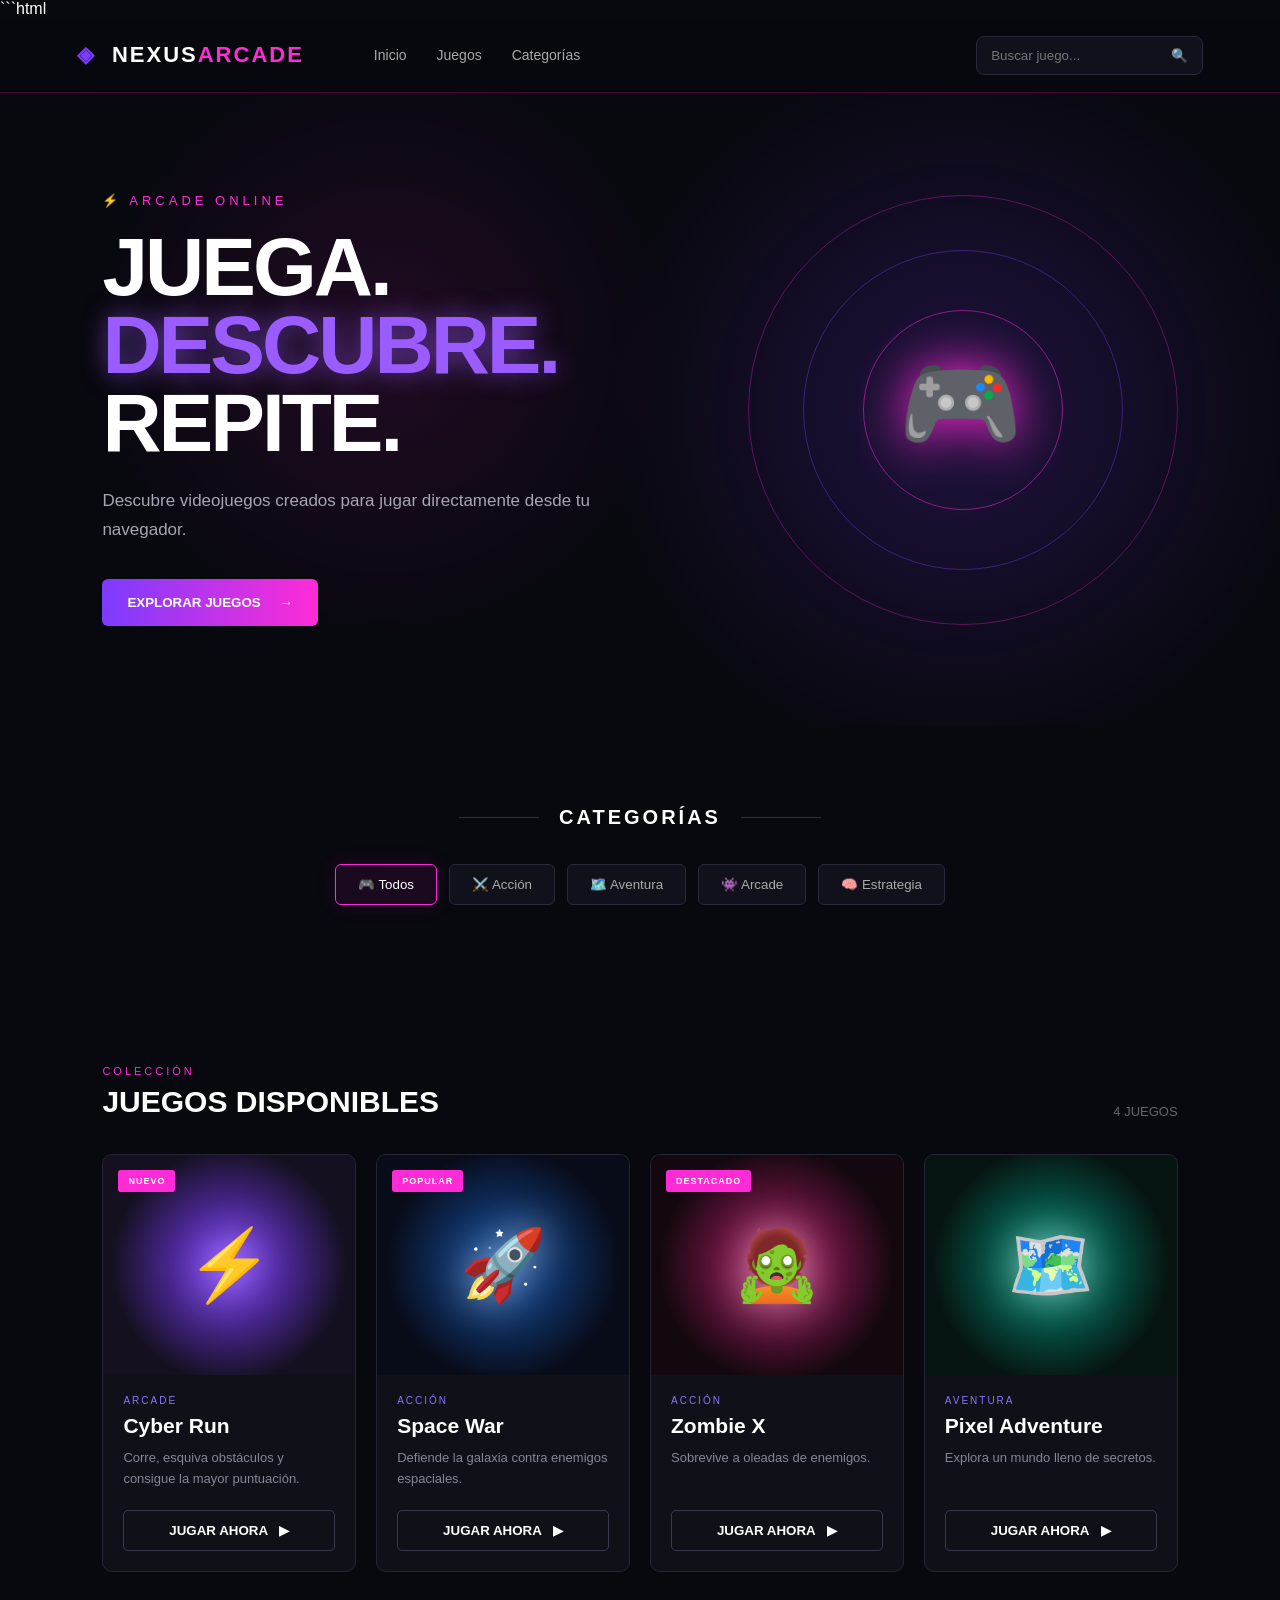
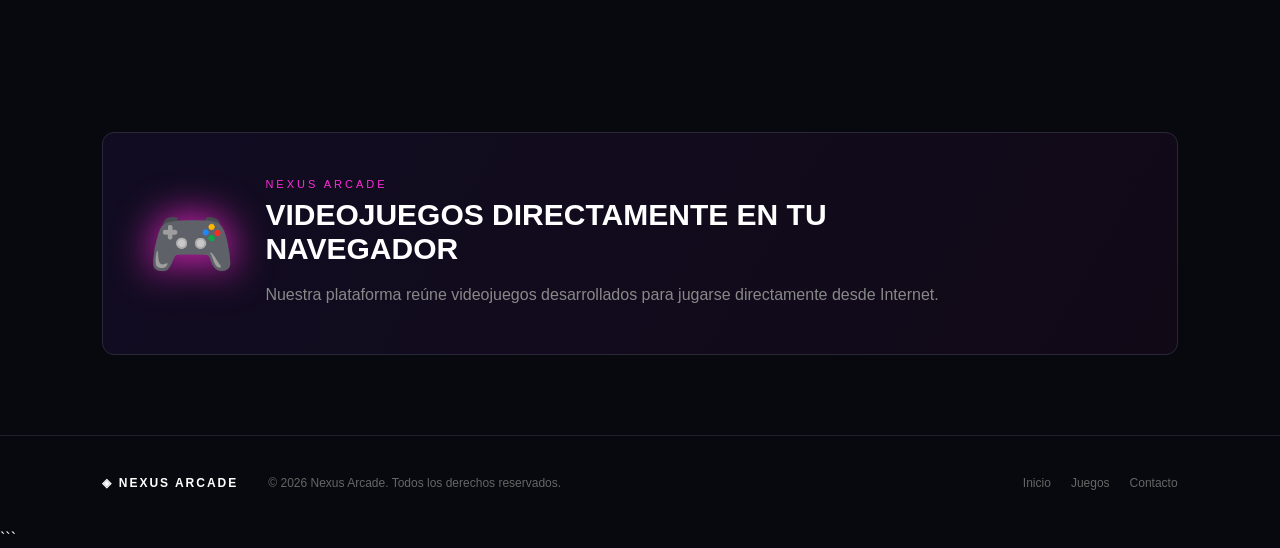
<file: index.html>
```html
<!DOCTYPE html>
<html lang="es">

<head>
    <meta charset="UTF-8">

    <meta name="viewport"
          content="width=device-width, initial-scale=1.0">

    <meta name="description"
          content="Portal de videojuegos online">

    <title>NEXUS ARCADE</title>

    <link rel="stylesheet" href="style.css">
</head>

<body>

    <!-- ==========================================
         BARRA DE NAVEGACIÓN
    =========================================== -->

    <header class="navbar">

        <div class="logo">
            <span class="logo-icon">◈</span>
            NEXUS<span>ARCADE</span>
        </div>

        <nav>
            <a href="#inicio">Inicio</a>
            <a href="#juegos">Juegos</a>
            <a href="#categorias">Categorías</a>
        </nav>

        <div class="search-container">

            <input
                type="text"
                id="searchInput"
                placeholder="Buscar juego..."
            >

            <button id="searchButton">
                🔍
            </button>

        </div>

    </header>


    <!-- ==========================================
         CONTENIDO PRINCIPAL
    =========================================== -->

    <main>

        <!-- HERO -->

        <section class="hero" id="inicio">

            <div class="hero-content">

                <p class="hero-small">
                    ⚡ ARCADE ONLINE
                </p>

                <h1>
                    JUEGA.
                    <span>DESCUBRE.</span>
                    REPITE.
                </h1>

                <p class="hero-description">
                    Descubre videojuegos creados para jugar
                    directamente desde tu navegador.
                </p>

                <button class="hero-button"
                        onclick="scrollToGames()">

                    EXPLORAR JUEGOS
                    <span>→</span>

                </button>

            </div>

            <div class="hero-decoration">

                <div class="circle circle-1"></div>
                <div class="circle circle-2"></div>
                <div class="circle circle-3"></div>

                <div class="controller">
                    🎮
                </div>

            </div>

        </section>


        <!-- ==========================================
             CATEGORÍAS
        =========================================== -->

        <section class="categories" id="categorias">

            <div class="section-title">

                <span class="line"></span>

                <h2>CATEGORÍAS</h2>

                <span class="line"></span>

            </div>

            <div class="category-container">

                <button class="category active"
                        data-category="todos">

                    🎮 Todos

                </button>

                <button class="category"
                        data-category="accion">

                    ⚔️ Acción

                </button>

                <button class="category"
                        data-category="aventura">

                    🗺️ Aventura

                </button>

                <button class="category"
                        data-category="arcade">

                    👾 Arcade

                </button>

                <button class="category"
                        data-category="estrategia">

                    🧠 Estrategia

                </button>

            </div>

        </section>


        <!-- ==========================================
             JUEGOS
        =========================================== -->

        <section class="games-section" id="juegos">

            <div class="section-heading">

                <div>

                    <p class="section-label">
                        COLECCIÓN
                    </p>

                    <h2>
                        JUEGOS DISPONIBLES
                    </h2>

                </div>

                <span id="gameCounter">
                    4 JUEGOS
                </span>

            </div>


            <div class="games-grid" id="gamesGrid">


                <!-- JUEGO 1 -->

                <article class="game-card"
                         data-category="arcade"
                         data-name="Cyber Run">

                    <div class="game-image cyber-run">

                        <span class="game-tag">
                            NUEVO
                        </span>

                        <div class="game-icon">
                            ⚡
                        </div>

                    </div>

                    <div class="game-info">

                        <p class="game-category">
                            ARCADE
                        </p>

                        <h3>
                            Cyber Run
                        </h3>

                        <p>
                            Corre, esquiva obstáculos
                            y consigue la mayor puntuación.
                        </p>

                        <button class="play-button"
                                onclick="playGame('Cyber Run')">

                            JUGAR AHORA
                            <span>▶</span>

                        </button>

                    </div>

                </article>


                <!-- JUEGO 2 -->

                <article class="game-card"
                         data-category="accion"
                         data-name="Space War">

                    <div class="game-image space-war">

                        <span class="game-tag">
                            POPULAR
                        </span>

                        <div class="game-icon">
                            🚀
                        </div>

                    </div>

                    <div class="game-info">

                        <p class="game-category">
                            ACCIÓN
                        </p>

                        <h3>
                            Space War
                        </h3>

                        <p>
                            Defiende la galaxia
                            contra enemigos espaciales.
                        </p>

                        <button class="play-button"
                                onclick="playGame('Space War')">

                            JUGAR AHORA
                            <span>▶</span>

                        </button>

                    </div>

                </article>


                <!-- JUEGO 3 -->

                <article class="game-card"
                         data-category="accion"
                         data-name="Zombie X">

                    <div class="game-image zombie-x">

                        <span class="game-tag">
                            DESTACADO
                        </span>

                        <div class="game-icon">
                            🧟
                        </div>

                    </div>

                    <div class="game-info">

                        <p class="game-category">
                            ACCIÓN
                        </p>

                        <h3>
                            Zombie X
                        </h3>

                        <p>
                            Sobrevive a oleadas
                            de enemigos.
                        </p>

                        <button class="play-button"
                                onclick="playGame('Zombie X')">

                            JUGAR AHORA
                            <span>▶</span>

                        </button>

                    </div>

                </article>


                <!-- JUEGO 4 -->

                <article class="game-card"
                         data-category="aventura"
                         data-name="Pixel Adventure">

                    <div class="game-image pixel-adventure">

                        <div class="game-icon">
                            🗺️
                        </div>

                    </div>

                    <div class="game-info">

                        <p class="game-category">
                            AVENTURA
                        </p>

                        <h3>
                            Pixel Adventure
                        </h3>

                        <p>
                            Explora un mundo
                            lleno de secretos.
                        </p>

                        <button class="play-button"
                                onclick="playGame('Pixel Adventure')">

                            JUGAR AHORA
                            <span>▶</span>

                        </button>

                    </div>

                </article>

            </div>


            <!-- SIN RESULTADOS -->

            <div id="noResults"
                 class="no-results">

                <div>
                    🔍
                </div>

                <h3>
                    No encontramos juegos
                </h3>

                <p>
                    Intenta buscar con otro nombre.
                </p>

            </div>

        </section>


        <!-- ==========================================
             SECCIÓN SOBRE EL PORTAL
        =========================================== -->

        <section class="about">

            <div class="about-box">

                <div class="about-icon">
                    🎮
                </div>

                <div>

                    <p class="section-label">
                        NEXUS ARCADE
                    </p>

                    <h2>
                        VIDEOJUEGOS DIRECTAMENTE
                        EN TU NAVEGADOR
                    </h2>

                    <p>
                        Nuestra plataforma reúne videojuegos
                        desarrollados para jugarse directamente
                        desde Internet.
                    </p>

                </div>

            </div>

        </section>

    </main>


    <!-- ==========================================
         MODAL DEL JUEGO
    =========================================== -->

    <div class="game-modal"
         id="gameModal">

        <div class="modal-content">

            <button class="close-modal"
                    onclick="closeGame()">

                ×

            </button>

            <div class="modal-header">

                <span>
                    🎮 NEXUS ARCADE
                </span>

                <span id="currentGame">
                    Cyber Run
                </span>

            </div>
<div class="game-screen">

    <iframe
        id="gameFrame"
        src=""
        title="Videojuego"
        allow="fullscreen">
    </iframe>

</div>


        </div>

    </div>


    <!-- ==========================================
         FOOTER
    =========================================== -->

    <footer>

        <div class="footer-logo">
            ◈ NEXUS ARCADE
        </div>

        <p>
            © 2026 Nexus Arcade.
            Todos los derechos reservados.
        </p>

        <div class="footer-links">

            <a href="#">
                Inicio
            </a>

            <a href="#">
                Juegos
            </a>

            <a href="#">
                Contacto
            </a>

        </div>

    </footer>


    <script src="script.js"></script>

</body>

</html>
```
</file>
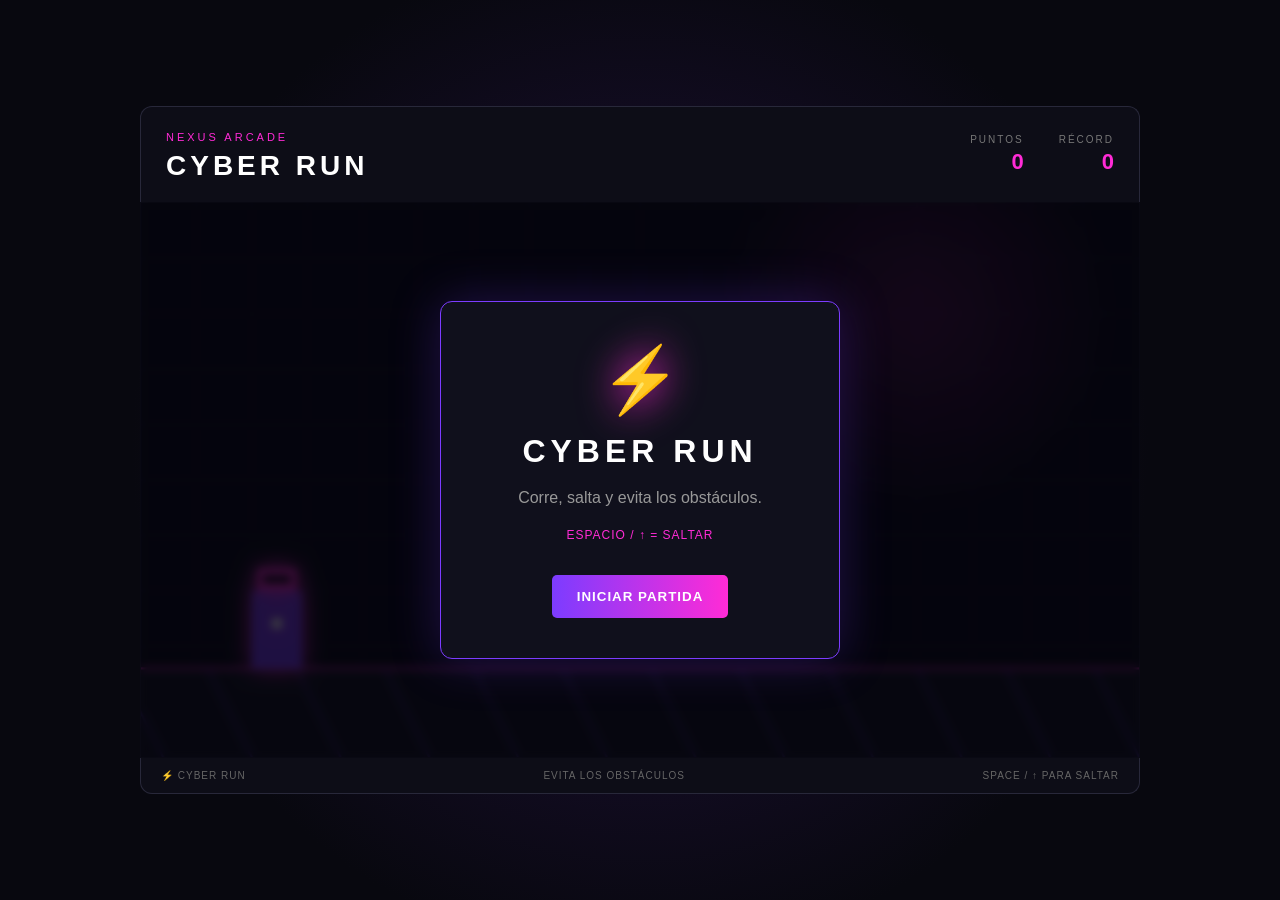
<file: games/cyber-run/index.html>
<!DOCTYPE html>
<html lang="es">
<head>
    <meta charset="UTF-8">
    <meta name="viewport" content="width=device-width, initial-scale=1.0">
    <title>Cyber Run</title>

    <link rel="stylesheet" href="style.css">
</head>

<body>

    <div class="game-container">

        <div class="game-header">
            <div>
                <span class="label">NEXUS ARCADE</span>
                <h1>CYBER RUN</h1>
            </div>

            <div class="stats">
                <div>
                    <span>PUNTOS</span>
                    <strong id="score">0</strong>
                </div>

                <div>
                    <span>RÉCORD</span>
                    <strong id="highScore">0</strong>
                </div>
            </div>
        </div>

        <div class="canvas-wrapper">
            <canvas id="gameCanvas" width="900" height="500"></canvas>

            <div id="startScreen" class="screen">
                <div class="screen-box">
                    <div class="big-icon">⚡</div>

                    <h2>CYBER RUN</h2>

                    <p>
                        Corre, salta y evita los obstáculos.
                    </p>

                    <p class="controls">
                        ESPACIO / ↑ = SALTAR
                    </p>

                    <button id="startButton">
                        INICIAR PARTIDA
                    </button>
                </div>
            </div>

            <div id="gameOverScreen" class="screen hidden">
                <div class="screen-box">

                    <div class="big-icon">💥</div>

                    <h2>GAME OVER</h2>

                    <p>
                        Puntuación:
                        <strong id="finalScore">0</strong>
                    </p>

                    <button id="restartButton">
                        VOLVER A JUGAR
                    </button>

                </div>
            </div>
        </div>

        <div class="game-footer">
            <span>⚡ CYBER RUN</span>
            <span>EVITA LOS OBSTÁCULOS</span>
            <span>SPACE / ↑ PARA SALTAR</span>
        </div>

    </div>

    <script src="game.js"></script>

</body>
</html>
</file>
<file: style.css>
/* =====================================================
   CONFIGURACIÓN GENERAL
===================================================== */

* {
    margin: 0;
    padding: 0;
    box-sizing: border-box;
}

html {
    scroll-behavior: smooth;
}

body {
    font-family: Arial, Helvetica, sans-serif;
    background: #08080f;
    color: white;
    overflow-x: hidden;
}


/* =====================================================
   BARRA DE NAVEGACIÓN
===================================================== */

.navbar {
    width: 100%;
    height: 75px;

    display: flex;
    align-items: center;

    padding: 0 6%;

    background: rgba(8, 8, 15, 0.92);

    border-bottom: 1px solid rgba(255, 0, 170, 0.25);

    position: sticky;
    top: 0;

    z-index: 1000;

    backdrop-filter: blur(12px);
}


.logo {
    font-size: 22px;
    font-weight: bold;

    letter-spacing: 2px;

    white-space: nowrap;
}

.logo span {
    color: #ff2bd6;
}

.logo-icon {
    color: #7c3cff !important;
    margin-right: 8px;
}


nav {
    display: flex;
    gap: 30px;

    margin-left: 70px;
}

nav a {
    color: #aaa;

    text-decoration: none;

    font-size: 14px;

    transition: 0.3s;
}

nav a:hover {
    color: #ff2bd6;
}


.search-container {
    margin-left: auto;

    display: flex;

    background: #11111b;

    border: 1px solid #282838;

    border-radius: 8px;

    overflow: hidden;
}

.search-container input {
    width: 180px;

    background: transparent;

    border: none;

    outline: none;

    padding: 11px 14px;

    color: white;
}

.search-container button {
    width: 45px;

    background: transparent;

    border: none;

    color: white;

    cursor: pointer;
}


/* =====================================================
   HERO
===================================================== */

.hero {
    min-height: 580px;

    padding: 100px 8%;

    display: flex;

    align-items: center;

    position: relative;

    overflow: hidden;

    background:
        radial-gradient(
            circle at 75% 50%,
            rgba(124, 60, 255, 0.20),
            transparent 35%
        ),
        radial-gradient(
            circle at 30% 40%,
            rgba(255, 43, 214, 0.10),
            transparent 30%
        );
}


.hero-content {
    max-width: 650px;

    position: relative;

    z-index: 2;
}


.hero-small {
    color: #ff2bd6;

    letter-spacing: 4px;

    font-size: 13px;

    margin-bottom: 20px;
}


.hero h1 {
    font-size: clamp(45px, 7vw, 82px);

    line-height: 0.95;

    letter-spacing: -3px;

    margin-bottom: 25px;
}

.hero h1 span {
    display: block;

    color: #9b5cff;

    text-shadow:
        0 0 25px rgba(155, 92, 255, 0.6);
}


.hero-description {
    color: #a6a6b4;

    font-size: 17px;

    line-height: 1.7;

    max-width: 530px;

    margin-bottom: 35px;
}


.hero-button {
    background: linear-gradient(
        90deg,
        #7c3cff,
        #ff2bd6
    );

    border: none;

    color: white;

    padding: 16px 25px;

    border-radius: 6px;

    font-weight: bold;

    cursor: pointer;

    transition: 0.3s;
}

.hero-button:hover {
    transform: translateY(-3px);

    box-shadow:
        0 10px 35px rgba(255, 43, 214, 0.3);
}

.hero-button span {
    margin-left: 15px;
}


/* =====================================================
   DECORACIÓN HERO
===================================================== */

.hero-decoration {
    position: absolute;

    right: 8%;

    width: 430px;

    height: 430px;
}

.circle {
    position: absolute;

    border-radius: 50%;

    border: 1px solid rgba(255, 43, 214, 0.3);
}

.circle-1 {
    width: 430px;
    height: 430px;

    animation: rotate 15s linear infinite;
}

.circle-2 {
    width: 320px;
    height: 320px;

    top: 55px;
    left: 55px;

    border-color: rgba(124, 60, 255, 0.4);

    animation: rotateReverse 12s linear infinite;
}

.circle-3 {
    width: 200px;
    height: 200px;

    top: 115px;
    left: 115px;

    border-color: rgba(255, 43, 214, 0.5);
}

.controller {
    position: absolute;

    top: 150px;
    left: 150px;

    font-size: 100px;

    filter:
        drop-shadow(0 0 25px #ff2bd6);

    animation: floating 3s ease-in-out infinite;
}


@keyframes rotate {

    from {
        transform: rotate(0deg);
    }

    to {
        transform: rotate(360deg);
    }

}

@keyframes rotateReverse {

    from {
        transform: rotate(360deg);
    }

    to {
        transform: rotate(0deg);
    }

}

@keyframes floating {

    0%,
    100% {
        transform: translateY(0);
    }

    50% {
        transform: translateY(-15px);
    }

}


/* =====================================================
   TÍTULOS
===================================================== */

.categories,
.games-section,
.about {
    padding: 80px 8%;
}


.section-title {
    display: flex;

    align-items: center;

    justify-content: center;

    gap: 20px;

    margin-bottom: 35px;
}

.section-title h2 {
    font-size: 20px;

    letter-spacing: 3px;
}

.line {
    height: 1px;

    width: 80px;

    background: #333;
}


/* =====================================================
   CATEGORÍAS
===================================================== */

.category-container {
    display: flex;

    justify-content: center;

    flex-wrap: wrap;

    gap: 12px;
}

.category {
    background: #11111b;

    border: 1px solid #292939;

    color: #aaa;

    padding: 12px 22px;

    border-radius: 6px;

    cursor: pointer;

    transition: 0.3s;
}

.category:hover,
.category.active {
    color: white;

    border-color: #ff2bd6;

    background: rgba(255, 43, 214, 0.08);

    box-shadow:
        0 0 20px rgba(255, 43, 214, 0.12);
}


/* =====================================================
   ENCABEZADO DE JUEGOS
===================================================== */

.section-heading {
    display: flex;

    justify-content: space-between;

    align-items: end;

    margin-bottom: 35px;
}

.section-label {
    color: #ff2bd6;

    font-size: 11px;

    letter-spacing: 3px;

    margin-bottom: 8px;
}

.section-heading h2 {
    font-size: 30px;
}

#gameCounter {
    color: #666;

    font-size: 13px;
}


/* =====================================================
   GRID DE JUEGOS
===================================================== */

.games-grid {
    display: grid;

    grid-template-columns:
        repeat(4, 1fr);

    gap: 20px;
}


/* =====================================================
   TARJETAS
===================================================== */

.game-card {
    background: #101019;

    border: 1px solid #252535;

    border-radius: 10px;

    overflow: hidden;

    transition: 0.35s;
}

.game-card:hover {
    transform: translateY(-8px);

    border-color: #8d46ff;

    box-shadow:
        0 15px 40px rgba(124, 60, 255, 0.15);
}


.game-image {
    height: 220px;

    display: flex;

    justify-content: center;

    align-items: center;

    position: relative;

    overflow: hidden;
}

.game-icon {
    font-size: 70px;

    filter:
        drop-shadow(0 0 20px rgba(255,255,255,0.5));

    transition: 0.3s;
}

.game-card:hover .game-icon {
    transform: scale(1.15);
}


.game-tag {
    position: absolute;

    top: 15px;
    left: 15px;

    background: #ff2bd6;

    padding: 6px 10px;

    font-size: 9px;

    letter-spacing: 1px;

    border-radius: 3px;

    font-weight: bold;
}


/* FONDOS */

.cyber-run {
    background:
        radial-gradient(
            circle,
            #7c3cff,
            #151020 70%
        );
}

.space-war {
    background:
        radial-gradient(
            circle,
            #1450a3,
            #080b18 70%
        );
}

.zombie-x {
    background:
        radial-gradient(
            circle,
            #b51c68,
            #13080f 70%
        );
}

.pixel-adventure {
    background:
        radial-gradient(
            circle,
            #008f78,
            #071512 70%
        );
}


/* =====================================================
   INFORMACIÓN DE TARJETA
===================================================== */

.game-info {
    padding: 20px;
}

.game-category {
    color: #8d72ff;

    font-size: 10px;

    letter-spacing: 2px;

    margin-bottom: 8px;
}

.game-info h3 {
    font-size: 21px;

    margin-bottom: 10px;
}

.game-info p:not(.game-category) {
    color: #858594;

    font-size: 13px;

    line-height: 1.6;

    min-height: 42px;
}


.play-button {
    width: 100%;

    margin-top: 20px;

    padding: 12px;

    background: transparent;

    border: 1px solid #3a3a4c;

    color: white;

    border-radius: 5px;

    cursor: pointer;

    font-weight: bold;

    transition: 0.3s;
}

.play-button:hover {
    background: #ff2bd6;

    border-color: #ff2bd6;
}

.play-button span {
    margin-left: 8px;
}


/* =====================================================
   SIN RESULTADOS
===================================================== */

.no-results {
    display: none;

    text-align: center;

    padding: 70px;

    color: #777;
}

.no-results div {
    font-size: 45px;

    margin-bottom: 15px;
}

.no-results h3 {
    color: white;

    margin-bottom: 8px;
}


/* =====================================================
   ABOUT
===================================================== */

.about-box {
    display: flex;

    align-items: center;

    gap: 30px;

    padding: 45px;

    border: 1px solid #282838;

    background:
        linear-gradient(
            120deg,
            rgba(124,60,255,0.08),
            rgba(255,43,214,0.04)
        );

    border-radius: 12px;
}

.about-icon {
    font-size: 70px;

    filter:
        drop-shadow(0 0 20px #ff2bd6);
}

.about-box h2 {
    max-width: 700px;

    font-size: 30px;

    margin-bottom: 15px;
}

.about-box p:not(.section-label) {
    color: #888;

    line-height: 1.7;
}


/* =====================================================
   MODAL DEL JUEGO
===================================================== */

.game-modal {
    position: fixed;

    inset: 0;

    background: rgba(0,0,0,0.9);

    display: none;

    justify-content: center;

    align-items: center;

    z-index: 5000;

    padding: 30px;
}

.game-modal.active {
    display: flex;
}

.modal-content {
    width: min(1000px, 95vw);

    background: #0d0d16;

    border: 1px solid #7c3cff;

    border-radius: 10px;

    overflow: hidden;

    box-shadow:
        0 0 80px rgba(124,60,255,0.2);

    position: relative;
}

.close-modal {
    position: absolute;

    right: 15px;
    top: 10px;

    z-index: 5;

    background: transparent;

    border: none;

    color: white;

    font-size: 30px;

    cursor: pointer;
}

.modal-header {
    height: 55px;

    display: flex;

    justify-content: space-between;

    align-items: center;

    padding: 0 25px;

    border-bottom: 1px solid #282838;

    font-size: 13px;
}

.modal-header span:last-child {
    color: #ff2bd6;
}
.game-screen {
    height: 600px;

    width: 100%;

    background: #050509;

    overflow: hidden;
}


/* ==========================================
   VIDEOJUEGO DENTRO DEL PORTAL
========================================== */

#gameFrame {

    width: 100%;

    height: 100%;

    border: none;

    display: block;

    background: #080812;
}


.loading-game {
    text-align: center;
}

.loading-icon {
    font-size: 70px;

    margin-bottom: 20px;

    animation: floating 2s infinite;
}

.loading-game h2 {
    letter-spacing: 4px;

    font-size: 18px;
}

.loading-game p {
    color: #777;

    margin-top: 15px;

    font-size: 13px;
}

.loading-bar {
    width: 250px;

    height: 4px;

    background: #252535;

    margin: 25px auto 0;

    overflow: hidden;
}

.loading-bar div {
    width: 50%;

    height: 100%;

    background:
        linear-gradient(
            90deg,
            #7c3cff,
            #ff2bd6
        );

    animation: loading 1.5s infinite;
}

@keyframes loading {

    0% {
        transform: translateX(-100%);
    }

    100% {
        transform: translateX(300%);
    }

}


/* =====================================================
   FOOTER
===================================================== */

footer {
    padding: 40px 8%;

    border-top: 1px solid #20202c;

    display: flex;

    align-items: center;

    gap: 30px;

    color: #666;

    font-size: 12px;
}

.footer-logo {
    color: white;

    font-weight: bold;

    letter-spacing: 2px;
}

.footer-links {
    margin-left: auto;

    display: flex;

    gap: 20px;
}

.footer-links a {
    color: #666;

    text-decoration: none;
}

.footer-links a:hover {
    color: #ff2bd6;
}


/* =====================================================
   RESPONSIVE
===================================================== */

@media (max-width: 1100px) {

    .games-grid {
        grid-template-columns:
            repeat(2, 1fr);
    }

    .hero-decoration {
        opacity: 0.3;
    }

}


@media (max-width: 750px) {

    .navbar {
        height: auto;

        padding: 18px 5%;

        flex-wrap: wrap;

        gap: 15px;
    }

    nav {
        order: 3;

        width: 100%;

        margin-left: 0;

        justify-content: center;
    }

    .search-container {
        margin-left: auto;
    }

    .hero {
        padding: 80px 7%;
    }

    .hero-decoration {
        display: none;
    }

    .games-grid {
        grid-template-columns: 1fr;
    }

    .section-heading {
        align-items: start;

        gap: 15px;

        flex-direction: column;
    }

    .about-box {
        flex-direction: column;

        text-align: center;

        padding: 30px;
    }

    footer {
        flex-direction: column;

        text-align: center;
    }

    .footer-links {
        margin-left: 0;
    }

}


@media (max-width: 500px) {

    .search-container {
        width: 100%;
    }

    .search-container input {
        width: 100%;
    }

    .hero h1 {
        font-size: 48px;
    }

}
</file>
<file: games/cyber-run/style.css>
* {
    margin: 0;
    padding: 0;
    box-sizing: border-box;
}

body {
    min-height: 100vh;

    display: flex;
    justify-content: center;
    align-items: center;

    background:
        radial-gradient(
            circle at center,
            #21113d,
            #08080f 65%
        );

    font-family: Arial, sans-serif;

    color: white;

    overflow: hidden;
}


/* ===============================
   CONTENEDOR
================================ */

.game-container {
    width: min(1000px, 95vw);
}


/* ===============================
   HEADER
================================ */

.game-header {
    display: flex;

    justify-content: space-between;
    align-items: center;

    padding: 20px 25px;

    background: #0d0d17;

    border: 1px solid #28283a;
    border-bottom: none;

    border-radius: 12px 12px 0 0;
}

.label {
    color: #ff2bd6;

    font-size: 11px;

    letter-spacing: 3px;
}

h1 {
    margin-top: 5px;

    font-size: 28px;

    letter-spacing: 4px;
}

.stats {
    display: flex;

    gap: 35px;
}

.stats div {
    text-align: right;
}

.stats span {
    display: block;

    color: #777;

    font-size: 10px;

    letter-spacing: 2px;
}

.stats strong {
    display: block;

    color: #ff2bd6;

    font-size: 22px;

    margin-top: 4px;
}


/* ===============================
   CANVAS
================================ */

.canvas-wrapper {
    position: relative;

    width: 100%;
}

canvas {
    display: block;

    width: 100%;
    height: auto;

    background: #080812;

    border: 1px solid #28283a;
}


/* ===============================
   PANTALLAS
================================ */

.screen {
    position: absolute;

    inset: 0;

    display: flex;

    justify-content: center;
    align-items: center;

    background: rgba(5, 5, 12, 0.78);

    backdrop-filter: blur(4px);
}

.hidden {
    display: none;
}

.screen-box {
    width: 400px;

    max-width: 90%;

    padding: 40px;

    text-align: center;

    background: #10101c;

    border: 1px solid #7c3cff;

    border-radius: 12px;

    box-shadow:
        0 0 50px rgba(124, 60, 255, 0.25);
}

.big-icon {
    font-size: 65px;

    margin-bottom: 15px;

    filter:
        drop-shadow(0 0 20px #ff2bd6);
}

.screen-box h2 {
    font-size: 32px;

    letter-spacing: 5px;

    margin-bottom: 15px;
}

.screen-box p {
    color: #999;

    line-height: 1.6;

    margin-bottom: 15px;
}

.controls {
    color: #ff2bd6 !important;

    font-size: 12px;

    letter-spacing: 1px;
}


/* ===============================
   BOTONES
================================ */

button {
    margin-top: 15px;

    padding: 14px 25px;

    border: none;

    border-radius: 5px;

    background:
        linear-gradient(
            90deg,
            #7c3cff,
            #ff2bd6
        );

    color: white;

    font-weight: bold;

    letter-spacing: 1px;

    cursor: pointer;

    transition: 0.25s;
}

button:hover {
    transform: translateY(-3px);

    box-shadow:
        0 8px 25px rgba(255, 43, 214, 0.3);
}


/* ===============================
   FOOTER
================================ */

.game-footer {
    display: flex;

    justify-content: space-between;

    padding: 12px 20px;

    background: #0d0d17;

    border: 1px solid #28283a;
    border-top: none;

    border-radius: 0 0 12px 12px;

    color: #666;

    font-size: 10px;

    letter-spacing: 1px;
}


/* ===============================
   RESPONSIVE
================================ */

@media (max-width: 650px) {

    .game-header {
        padding: 15px;
    }

    h1 {
        font-size: 20px;
    }

    .stats {
        gap: 15px;
    }

    .stats strong {
        font-size: 16px;
    }

    .game-footer {
        flex-direction: column;

        gap: 7px;

        text-align: center;
    }

}
</file>
